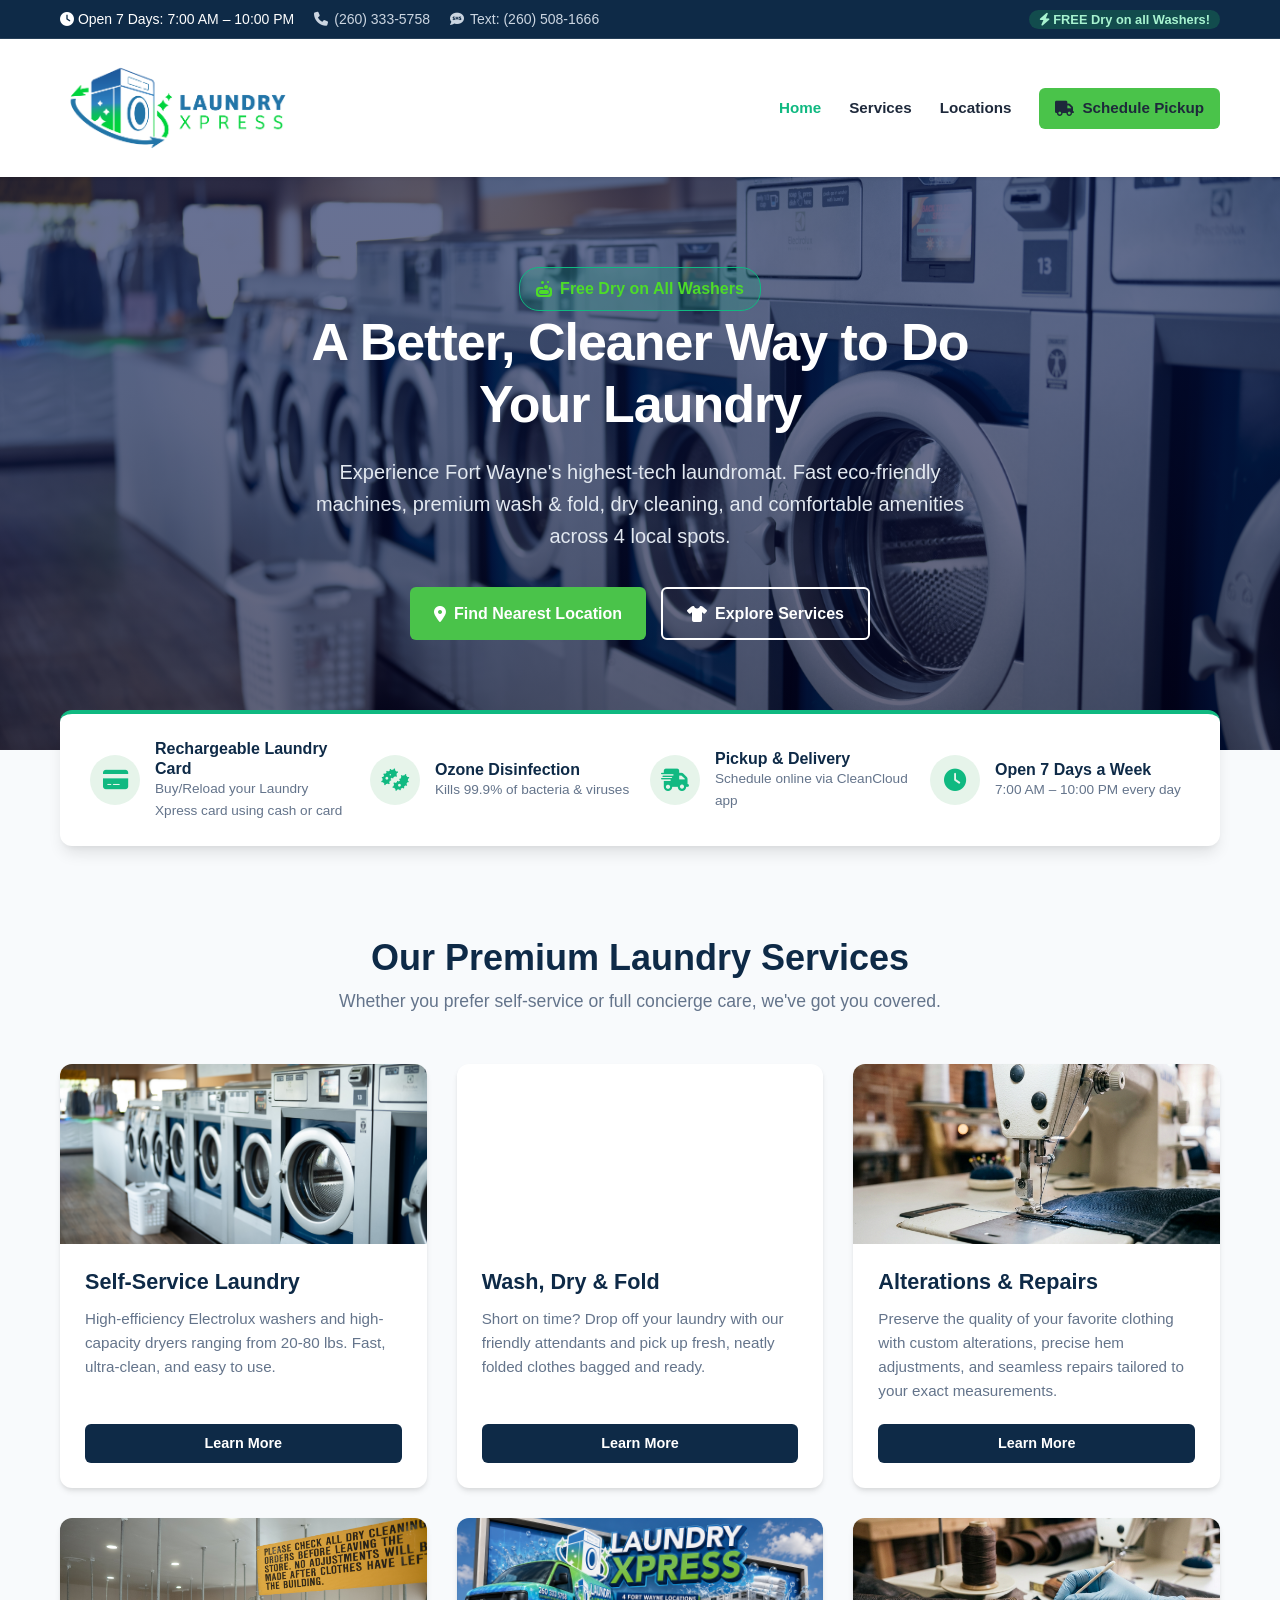
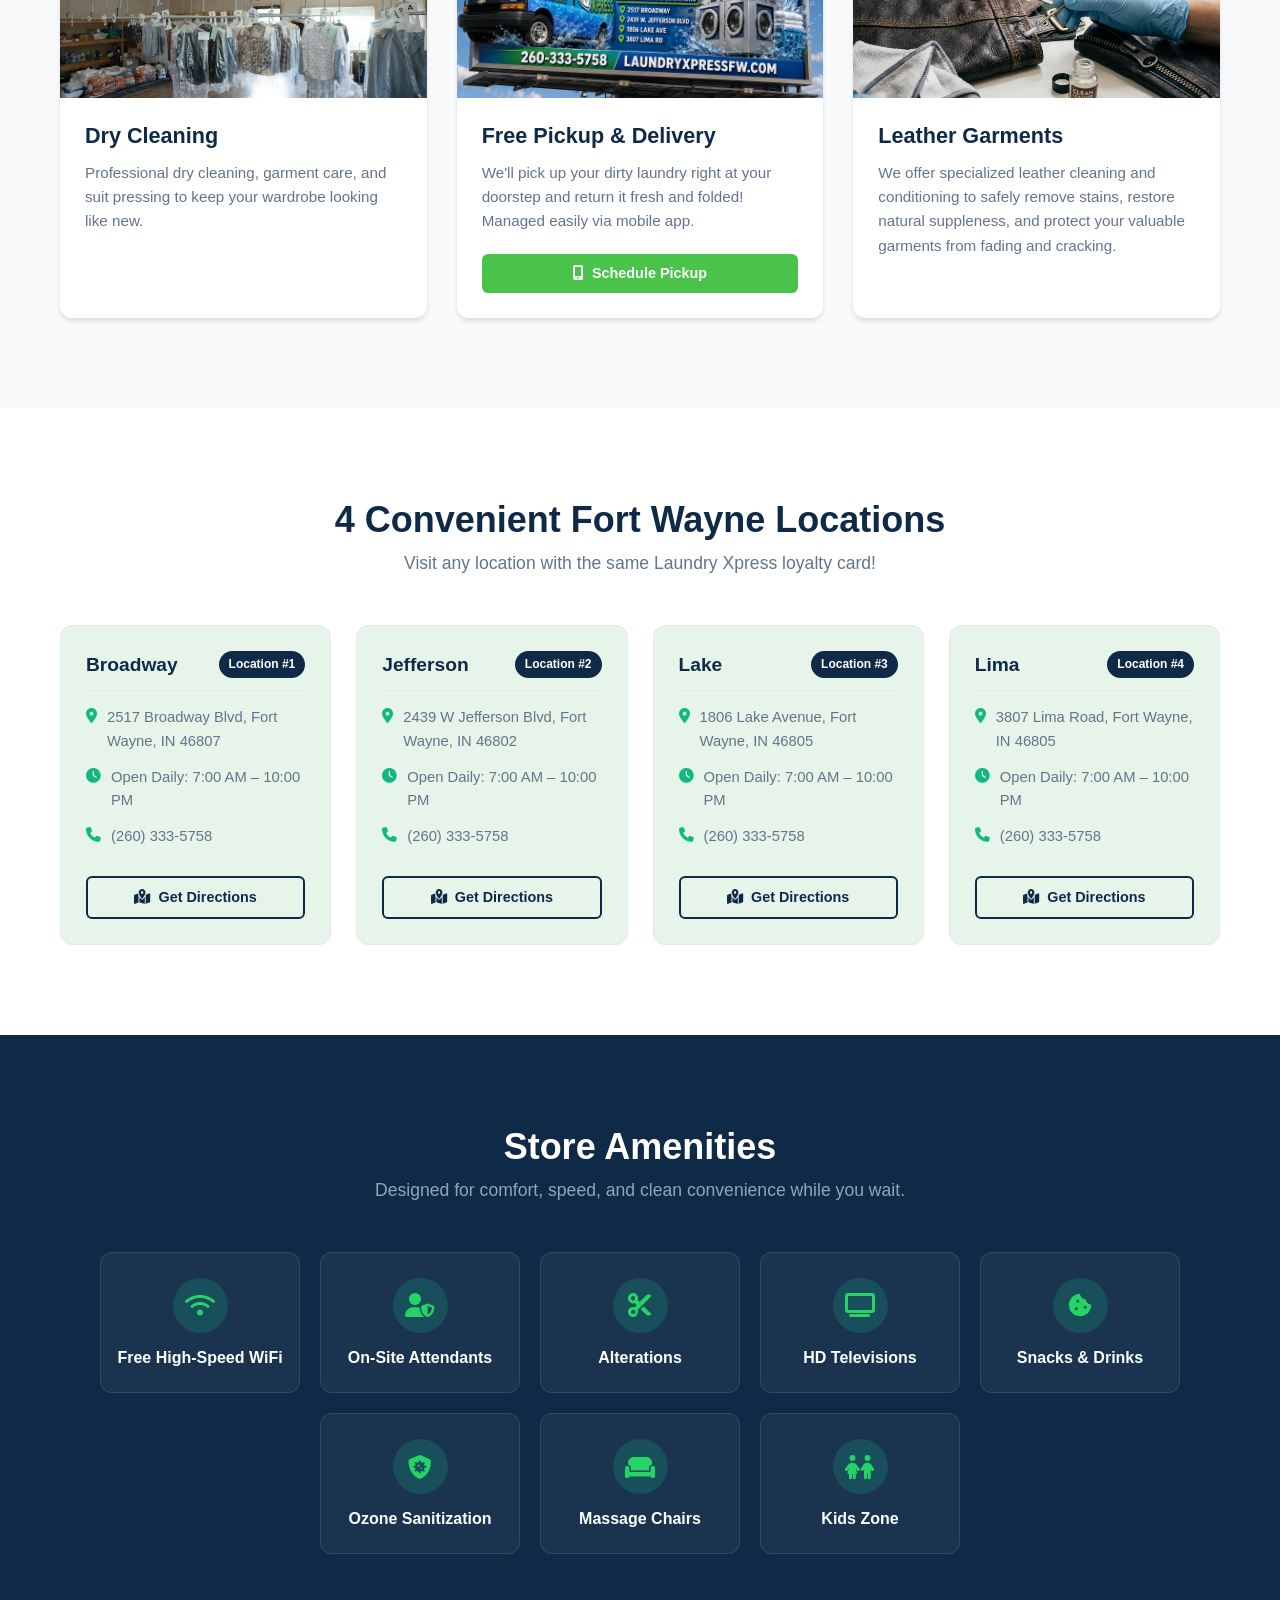
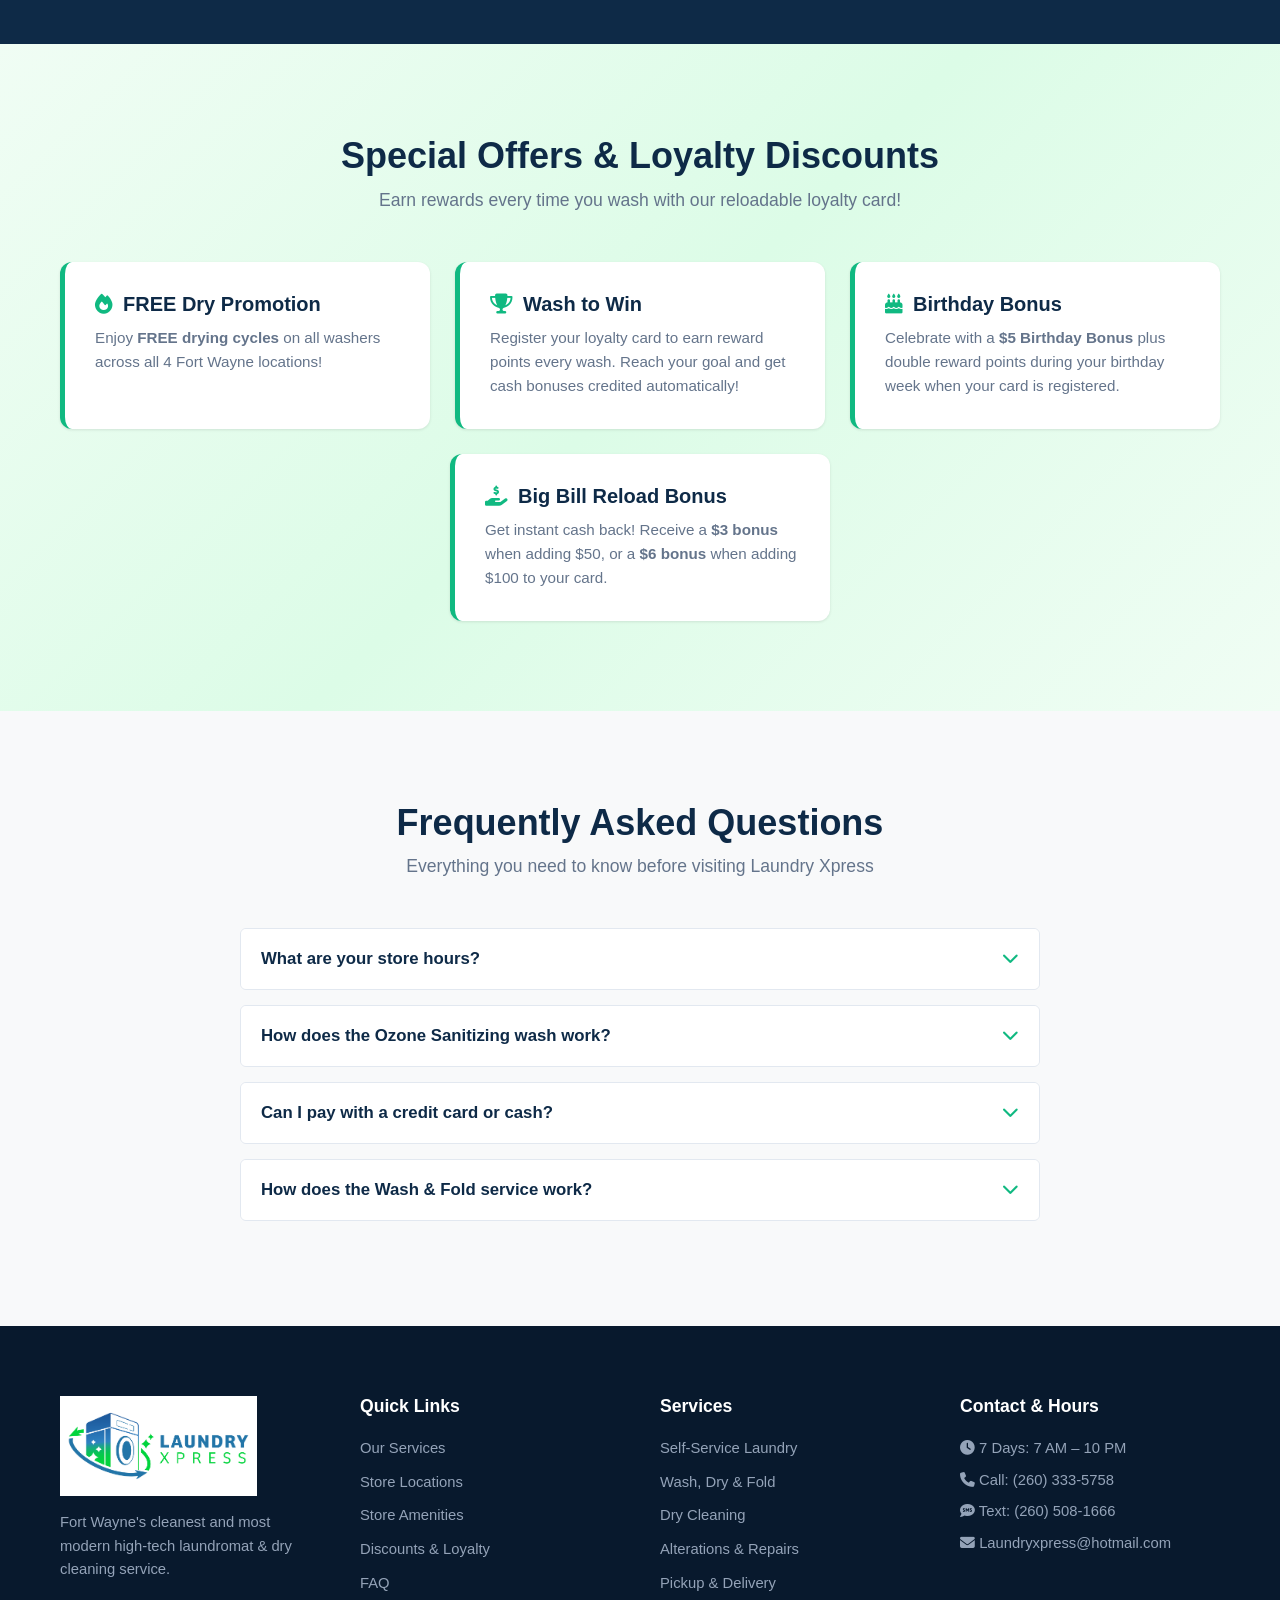
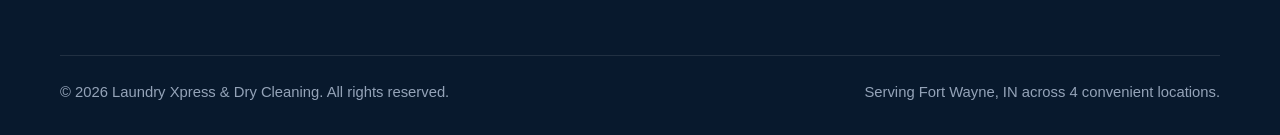
<file: index.html>
<!DOCTYPE html>
<html lang="en">
<head>
  <meta charset="UTF-8">
  <meta name="viewport" content="width=device-width, initial-scale=1.0">
  <title>Laundry Xpress & Dry Cleaning | Fort Wayne, IN</title>
  <meta name="description" content="Fort Wayne's cleanest, modern, and high-tech laundromat. 4 locations with Ozone sanitization, wash & fold, dry cleaning, free WiFi, and loyalty rewards.">
  <link rel="stylesheet" href="css/style.css">
  <!-- Font Awesome Icons -->
  <link rel="stylesheet" href="https://cdnjs.cloudflare.com/ajax/libs/font-awesome/6.4.0/css/all.min.css">
</head>
<body>

  <!-- Top Announcement Bar -->
  <div class="top-bar">
    <div class="container top-bar-content">
      <div class="top-bar-info">
        <span><i class="fa-solid fa-clock"></i> Open 7 Days: 7:00 AM – 10:00 PM</span>
        <a href="tel:2603335758"><i class="fa-solid fa-phone"></i> (260) 333-5758</a>
        <a href="sms:2605081666"><i class="fa-solid fa-comment-sms"></i> Text: (260) 508-1666</a>
      </div>
      <div>
        <span class="top-bar-promo"><i class="fa-solid fa-bolt"></i> FREE Dry on all Washers!</span>
      </div>
    </div>
  </div>

  <!-- Header / Navigation -->
  <header class="site-header">
    <div class="container nav-container">
      <a href="index.html" class="logo-wrapper">
        <img src="images/logo.png" alt="Laundry Xpress Logo" class="site-logo">
      </a>
      
      <button class="mobile-menu-btn" aria-label="Toggle navigation">
        <i class="fa-solid fa-bars"></i>
      </button>

      <nav class="nav-links">
        <a href="index.html" class="active">Home</a>
        <a href="#services">Services</a>
        <a href="#locations">Locations</a>
        <a href="https://cleancloudapp.com/s3/26136#/" target="_blank" rel="noopener noreferrer" class="btn btn-primary btn-sm"><i class="fa-solid fa-truck"></i> Schedule Pickup</a>
      </nav>
    </div>
  </header>

  <!-- Hero Section -->
  <section class="hero">
    <div class="container hero-content">
      <span class="hero-badge"><i class="fa-solid fa-soap"></i> Free Dry on All Washers</span>
      <h1>A Better, Cleaner Way to Do Your Laundry</h1>
      <p>Experience Fort Wayne's highest-tech laundromat. Fast eco-friendly machines, premium wash & fold, dry cleaning, and comfortable amenities across 4 local spots.</p>
      <div class="hero-buttons">
        <a href="#locations" class="btn btn-primary"><i class="fa-solid fa-location-dot"></i> Find Nearest Location</a>
        <a href="#services" class="btn btn-outline" style="color: white; border-color: white;"><i class="fa-solid fa-shirt"></i> Explore Services</a>
      </div>
    </div>
  </section>

  <!-- Highlights Ribbon -->
  <div class="container">
    <div class="highlights-ribbon">
      <div class="highlight-item">
        <div class="highlight-icon"><i class="fa-solid fa-credit-card"></i></div>
        <div class="highlight-text">
          <h4>Rechargeable Laundry Card</h4>
          <p>Buy/Reload your Laundry Xpress card using cash or card</p>
        </div>
      </div>
      <div class="highlight-item">
        <div class="highlight-icon"><i class="fa-solid fa-bacteria"></i></div>
        <div class="highlight-text">
          <h4>Ozone Disinfection</h4>
          <p>Kills 99.9% of bacteria & viruses</p>
        </div>
      </div>
      <div class="highlight-item">
        <div class="highlight-icon"><i class="fa-solid fa-truck-fast"></i></div>
        <div class="highlight-text">
          <h4>Pickup & Delivery</h4>
          <p>Schedule online via CleanCloud app</p>
        </div>
      </div>
      <div class="highlight-item">
        <div class="highlight-icon"><i class="fa-solid fa-clock"></i></div>
        <div class="highlight-text">
          <h4>Open 7 Days a Week</h4>
          <p>7:00 AM – 10:00 PM every day</p>
        </div>
      </div>
    </div>
  </div>

  <!-- Services Section -->
  <section id="services" class="services-section">
    <div class="container">
      <h2 class="section-title">Our Premium Laundry Services</h2>
      <p class="section-subtitle">Whether you prefer self-service or full concierge care, we've got you covered.</p>
      
      <div class="services-grid">
        <div class="service-card">
          <div class="service-img" style="background-image: url('images/backgroundHome.jpg');"></div>
          <div class="service-card-content">
            <h3>Self-Service Laundry</h3>
            <p>High-efficiency Electrolux washers and high-capacity dryers ranging from 20-80 lbs. Fast, ultra-clean, and easy to use.</p>
            <a href="self-service.html" class="btn btn-navy btn-sm">Learn More</a>
          </div>
        </div>

        <div class="service-card">
          <div class="service-img" style="background-image: url('https://images.unsplash.com/photo-1582735689369-4fe89db7114c?auto=format&fit=crop&w=600&q=80');"></div>
          <div class="service-card-content">
            <h3>Wash, Dry & Fold</h3>
            <p>Short on time? Drop off your laundry with our friendly attendants and pick up fresh, neatly folded clothes bagged and ready.</p>
            <a href="wash-dry-fold.html" class="btn btn-navy btn-sm">Learn More</a>
          </div>
        </div>

        <div class="service-card">
          <div class="service-img" style="background-image: url('images/alterations.jpeg');"></div>
          <div class="service-card-content">
            <h3>Alterations & Repairs</h3>
            <p>Preserve the quality of your favorite clothing with custom alterations, precise hem adjustments, and seamless repairs tailored to your exact measurements.</p>
            <a href="dry-cleaning-alterations.html" class="btn btn-navy btn-sm">Learn More</a>
          </div>
        </div>

        <div class="service-card">
          <div class="service-img" style="background-image: url('images/dryCleaningMain.jpg');"></div>
          <div class="service-card-content">
            <h3>Dry Cleaning</h3>
            <p>Professional dry cleaning, garment care, and suit pressing to keep your wardrobe looking like new.</p>
          </div>
        </div>

        <div class="service-card">
          <div class="service-img" style="background-image: url('images/pickup-delivery.png');"></div>
          <div class="service-card-content">
            <h3>Free Pickup & Delivery</h3>
            <p>We'll pick up your dirty laundry right at your doorstep and return it fresh and folded! Managed easily via mobile app.</p>
            <a href="https://cleancloudapp.com/s3/26136#/" target="_blank" rel="noopener noreferrer" class="btn btn-primary btn-sm"><i class="fa-solid fa-mobile-screen"></i> Schedule Pickup</a>
          </div>
        </div>

        <div class="service-card">
          <div class="service-img" style="background-image: url('images/leatherGarments.jpeg');"></div>
          <div class="service-card-content">
            <h3>Leather Garments</h3>
            <p>We offer specialized leather cleaning and conditioning to safely remove stains, restore natural suppleness, and protect your valuable garments from fading and cracking.</p>
          </div>
        </div>

      </div>
    </div>
  </section>

  <!-- Locations Section -->
  <section id="locations" class="locations-section">
    <div class="container">
      <h2 class="section-title">4 Convenient Fort Wayne Locations</h2>
      <p class="section-subtitle">Visit any location with the same Laundry Xpress loyalty card!</p>

      <div class="locations-grid">
        <!-- Location 1 -->
        <div class="location-card">
          <div class="location-header">
            <h3>Broadway</h3>
            <span class="location-badge">Location #1</span>
          </div>
          <div class="location-detail">
            <i class="fa-solid fa-location-dot"></i>
            <span>2517 Broadway Blvd, Fort Wayne, IN 46807</span>
          </div>
          <div class="location-detail">
            <i class="fa-solid fa-clock"></i>
            <span>Open Daily: 7:00 AM – 10:00 PM</span>
          </div>
          <div class="location-detail">
            <i class="fa-solid fa-phone"></i>
            <span>(260) 333-5758</span>
          </div>
          <div class="location-actions">
            <a href="https://maps.google.com/?q=2517+Broadway+Blvd+Fort+Wayne+IN+46807" target="_blank" class="btn btn-outline btn-sm" style="width: 100%;"><i class="fa-solid fa-map-location-dot"></i> Get Directions</a>
          </div>
        </div>

        <!-- Location 2 -->
        <div class="location-card">
          <div class="location-header">
            <h3>Jefferson</h3>
            <span class="location-badge">Location #2</span>
          </div>
          <div class="location-detail">
            <i class="fa-solid fa-location-dot"></i>
            <span>2439 W Jefferson Blvd, Fort Wayne, IN 46802</span>
          </div>
          <div class="location-detail">
            <i class="fa-solid fa-clock"></i>
            <span>Open Daily: 7:00 AM – 10:00 PM</span>
          </div>
          <div class="location-detail">
            <i class="fa-solid fa-phone"></i>
            <span>(260) 333-5758</span>
          </div>
          <div class="location-actions">
            <a href="https://maps.google.com/?q=2439+W+Jefferson+Blvd+Fort+Wayne+IN+46802" target="_blank" class="btn btn-outline btn-sm" style="width: 100%;"><i class="fa-solid fa-map-location-dot"></i> Get Directions</a>
          </div>
        </div>

        <!-- Location 3 -->
        <div class="location-card">
          <div class="location-header">
            <h3>Lake</h3>
            <span class="location-badge">Location #3</span>
          </div>
          <div class="location-detail">
            <i class="fa-solid fa-location-dot"></i>
            <span>1806 Lake Avenue, Fort Wayne, IN 46805</span>
          </div>
          <div class="location-detail">
            <i class="fa-solid fa-clock"></i>
            <span>Open Daily: 7:00 AM – 10:00 PM</span>
          </div>
          <div class="location-detail">
            <i class="fa-solid fa-phone"></i>
            <span>(260) 333-5758</span>
          </div>
          <div class="location-actions">
            <a href="https://maps.google.com/?q=1806+Lake+Avenue+Fort+Wayne+IN+46805" target="_blank" class="btn btn-outline btn-sm" style="width: 100%;"><i class="fa-solid fa-map-location-dot"></i> Get Directions</a>
          </div>
        </div>

        <!-- Location 4 -->
        <div class="location-card">
          <div class="location-header">
            <h3>Lima</h3>
            <span class="location-badge">Location #4</span>
          </div>
          <div class="location-detail">
            <i class="fa-solid fa-location-dot"></i>
            <span>3807 Lima Road, Fort Wayne, IN 46805</span>
          </div>
          <div class="location-detail">
            <i class="fa-solid fa-clock"></i>
            <span>Open Daily: 7:00 AM – 10:00 PM</span>
          </div>
          <div class="location-detail">
            <i class="fa-solid fa-phone"></i>
            <span>(260) 333-5758</span>
          </div>
          <div class="location-actions">
            <a href="https://maps.google.com/?q=3807+Lima+Road+Fort+Wayne+IN+46805" target="_blank" class="btn btn-outline btn-sm" style="width: 100%;"><i class="fa-solid fa-map-location-dot"></i> Get Directions</a>
          </div>
        </div>
      </div>
    </div>
  </section>

  <!-- Amenities Section -->
  <section id="amenities" class="amenities-section">
    <div class="container">
      <h2 class="section-title">Store Amenities</h2>
      <p class="section-subtitle">Designed for comfort, speed, and clean convenience while you wait.</p>

      <div class="amenities-grid">
        <div class="amenity-card">
          <div class="amenity-icon"><i class="fa-solid fa-wifi"></i></div>
          <h4>Free High-Speed WiFi</h4>
        </div>
        <div class="amenity-card">
          <div class="amenity-icon"><i class="fa-solid fa-user-shield"></i></div>
          <h4>On-Site Attendants</h4>
        </div>
        <div class="amenity-card">
          <div class="amenity-icon"><i class="fa-solid fa-scissors"></i></div>
          <h4>Alterations</h4>
        </div>
        <div class="amenity-card">
          <div class="amenity-icon"><i class="fa-solid fa-tv"></i></div>
          <h4>HD Televisions</h4>
        </div>
        <div class="amenity-card">
          <div class="amenity-icon"><i class="fa-solid fa-cookie-bite"></i></div>
          <h4>Snacks & Drinks</h4>
        </div>
        <div class="amenity-card">
          <div class="amenity-icon"><i class="fa-solid fa-shield-virus"></i></div>
          <h4>Ozone Sanitization</h4>
        </div>
        <div class="amenity-card">
          <div class="amenity-icon"><i class="fa-solid fa-couch"></i></div>
          <h4>Massage Chairs</h4>
        </div>
        <div class="amenity-card">
          <div class="amenity-icon"><i class="fa-solid fa-children"></i></div>
          <h4>Kids Zone</h4>
        </div>
      </div>
    </div>
  </section>

  <!-- Promotions & Loyalty Section -->
  <section id="promotions" class="promo-section">
    <div class="container">
      <h2 class="section-title">Special Offers & Loyalty Discounts</h2>
      <p class="section-subtitle">Earn rewards every time you wash with our reloadable loyalty card!</p>

      <div class="promo-grid">
        <div class="promo-card">
          <h3><i class="fa-solid fa-fire"></i> FREE Dry Promotion</h3>
          <p>Enjoy <strong>FREE drying cycles</strong> on all washers across all 4 Fort Wayne locations!</p>
        </div>

        <div class="promo-card">
          <h3><i class="fa-solid fa-trophy"></i> Wash to Win</h3>
          <p>Register your loyalty card to earn reward points every wash. Reach your goal and get cash bonuses credited automatically!</p>
        </div>

        <div class="promo-card">
          <h3><i class="fa-solid fa-cake-candles"></i> Birthday Bonus</h3>
          <p>Celebrate with a <strong>$5 Birthday Bonus</strong> plus double reward points during your birthday week when your card is registered.</p>
        </div>

        <div class="promo-card">
          <h3><i class="fa-solid fa-hand-holding-dollar"></i> Big Bill Reload Bonus</h3>
          <p>Get instant cash back! Receive a <strong>$3 bonus</strong> when adding $50, or a <strong>$6 bonus</strong> when adding $100 to your card.</p>
        </div>
      </div>
    </div>
  </section>

  
  <!-- FAQ Section -->
  <section id="faq" class="faq-section">
    <div class="container">
      <h2 class="section-title">Frequently Asked Questions</h2>
      <p class="section-subtitle">Everything you need to know before visiting Laundry Xpress</p>

      <div class="faq-container">
        <div class="faq-item">
          <button class="faq-question">
            <span>What are your store hours?</span>
            <i class="fa-solid fa-chevron-down"></i>
          </button>
          <div class="faq-answer">
            <p>All four of our Fort Wayne locations are open 7 days a week from 7:00 AM to 10:00 PM. Last wash recommended start time is 9 PM.</p>
          </div>
        </div>

        <div class="faq-item">
          <button class="faq-question">
            <span>How does the Ozone Sanitizing wash work?</span>
            <i class="fa-solid fa-chevron-down"></i>
          </button>
          <div class="faq-answer">
            <p>Our Ozone system combines oxygen and electricity in cold water to eliminate 99.9% of bacteria, viruses, and odors. It makes clothes softer, reduces drying time, and is 100% eco-friendly with zero harsh chemical residue!</p>
          </div>
        </div>

        <div class="faq-item">
          <button class="faq-question">
            <span>Can I pay with a credit card or cash?</span>
            <i class="fa-solid fa-chevron-down"></i>
          </button>
          <div class="faq-answer">
            <p>Yes! You can use cash or credit/debit cards at our Kiosk to load money onto our Laundry Xpress loyalty card. You can use the same card across all of our locations. </p>
          </div>
        </div>

        <div class="faq-item">
          <button class="faq-question">
            <span>How does the Wash & Fold service work?</span>
            <i class="fa-solid fa-chevron-down"></i>
          </button>
          <div class="faq-answer">
            <p>Simply bring your laundry in and leave it with our friendly attendant. We weigh it, wash it, dry it, fold it neatly, and text you when it's ready for pickup! Same-day service available.</p>
          </div>
        </div>
      </div>
    </div>
  </section>

  <!-- Footer -->
  <footer class="site-footer">
    <div class="container">
      <div class="footer-grid">
        <div class="footer-col">
          <div class="logo-wrapper" style="margin-bottom: 15px;">
            <img src="images/logo.png" alt="Laundry Xpress Logo" style="height: 100px; width: auto; display: block;">
          </div>
          <p>Fort Wayne's cleanest and most modern high-tech laundromat & dry cleaning service.</p>
        </div>

        <div class="footer-col">
          <h4>Quick Links</h4>
          <ul>
            <li><a href="#services">Our Services</a></li>
            <li><a href="#locations">Store Locations</a></li>
            <li><a href="#amenities">Store Amenities</a></li>
            <li><a href="#promotions">Discounts & Loyalty</a></li>
            <li><a href="#faq">FAQ</a></li>
          </ul>
        </div>

        <div class="footer-col">
          <h4>Services</h4>
          <ul>
            <li><a href="#services">Self-Service Laundry</a></li>
            <li><a href="#services">Wash, Dry & Fold</a></li>
            <li><a href="#services">Dry Cleaning</a></li>
            <li><a href="#services">Alterations & Repairs</a></li>
            <li><a href="#services">Pickup & Delivery</a></li>
          </ul>
        </div>

        <div class="footer-col">
          <h4>Contact & Hours</h4>
          <p><i class="fa-solid fa-clock"></i> 7 Days: 7 AM – 10 PM</p>
          <p style="margin-top: 8px;"><i class="fa-solid fa-phone"></i> Call: <a href="tel:+12603335758">(260) 333-5758</a></p>
          <p style="margin-top: 8px;"><i class="fa-solid fa-comment-sms"></i> Text: <a href="sms:+12605081666">(260) 508-1666</a></p>
          <p style="margin-top: 8px;"><i class="fa-solid fa-envelope"></i> <a href="mailto:Laundryxpress@hotmail.com">Laundryxpress@hotmail.com</a></p>
        </div>
      </div>

      <div class="footer-bottom">
        <p>&copy; 2026 Laundry Xpress & Dry Cleaning. All rights reserved.</p>
        <p>Serving Fort Wayne, IN across 4 convenient locations.</p>
      </div>
    </div>
  </footer>

  <script src="js/main.js"></script>
</body>
</html>
</file>
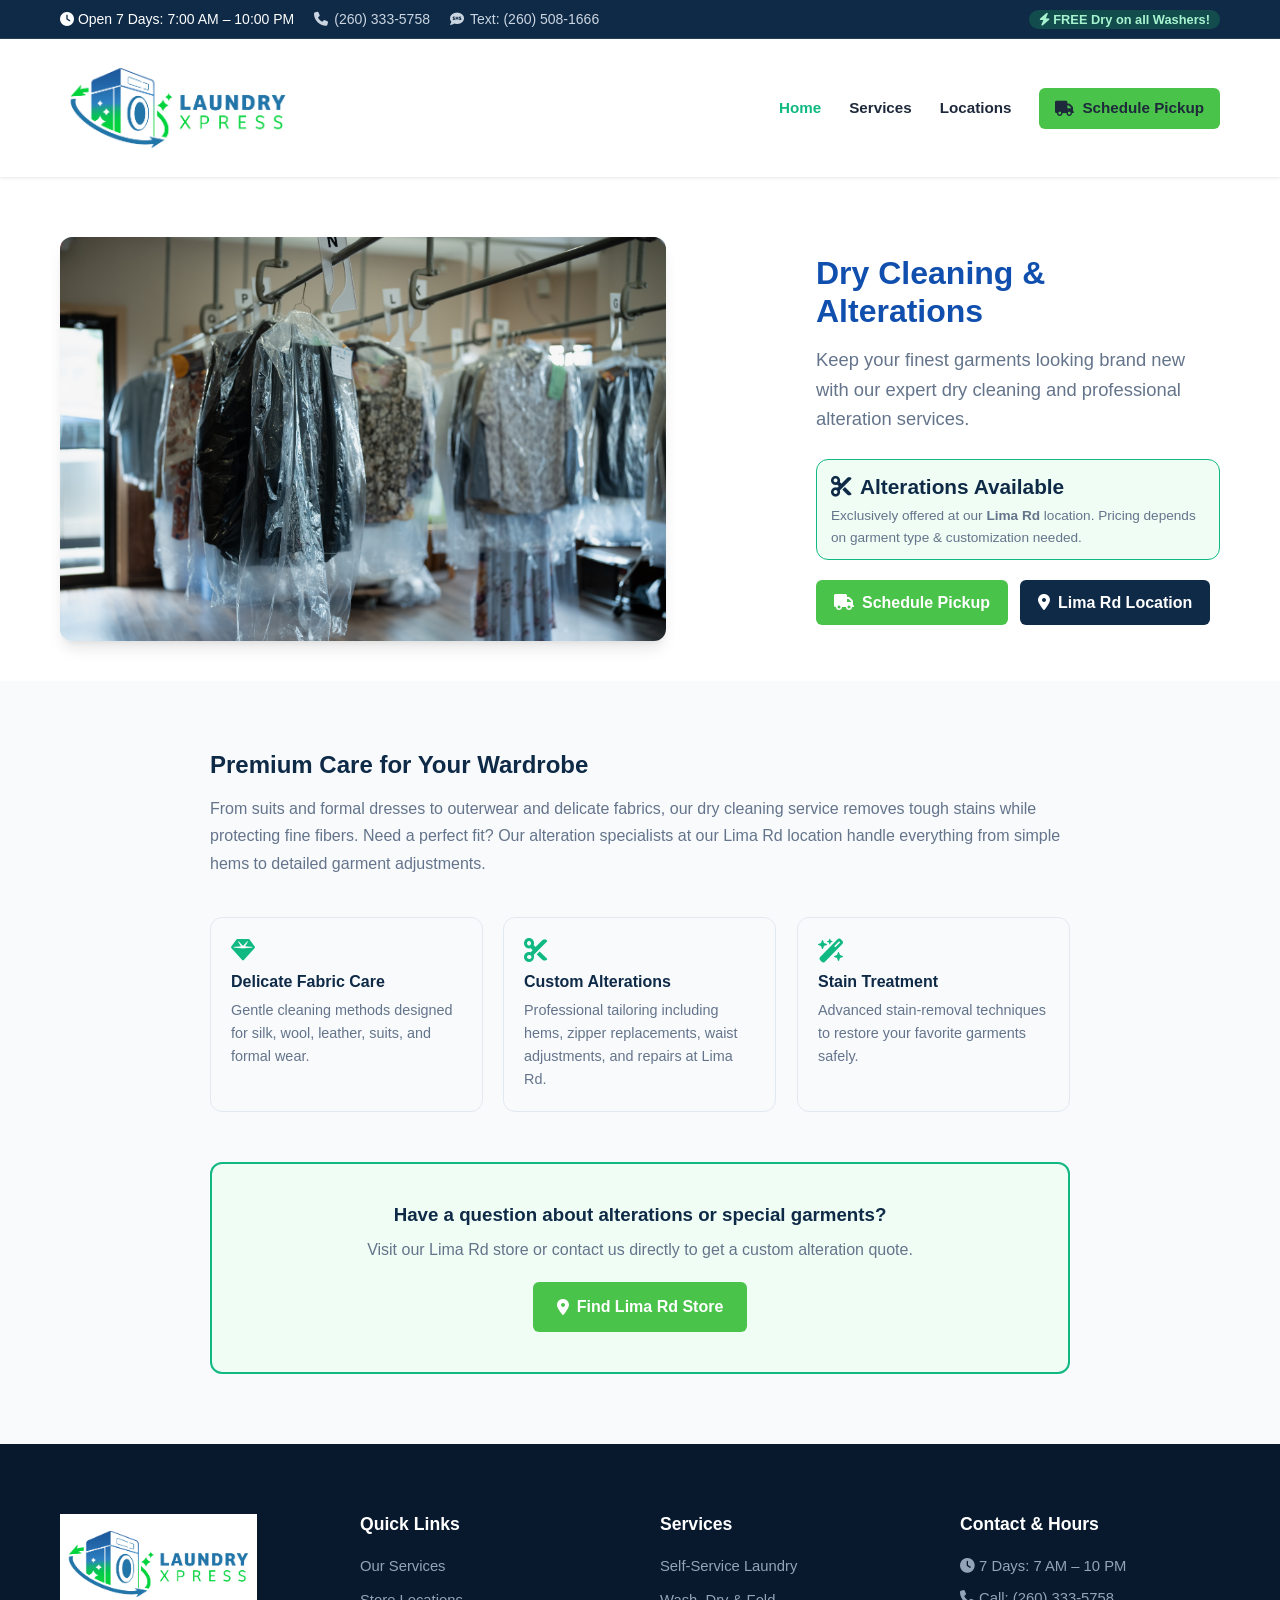
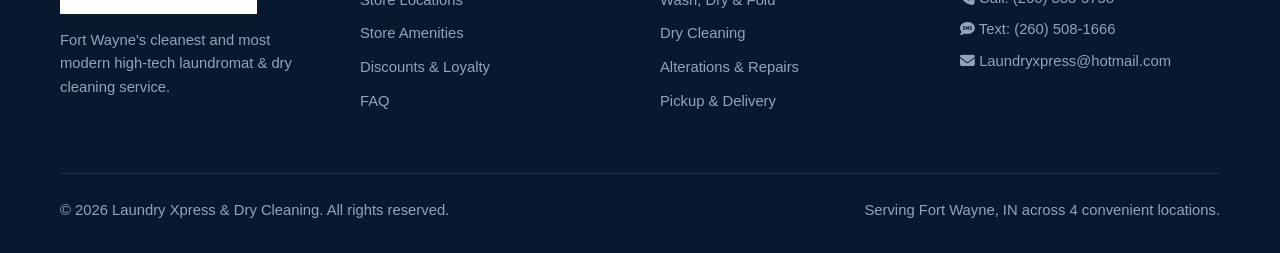
<file: dry-cleaning-alterations.html>
<!DOCTYPE html>
<html lang="en">
<head>
  <meta charset="UTF-8">
  <meta name="viewport" content="width=device-width, initial-scale=1.0">
  <title>Dry Cleaning & Alterations - Laundry Xpress</title>
  <link rel="stylesheet" href="css/style.css">
  <link rel="stylesheet" href="https://cdnjs.cloudflare.com/ajax/libs/font-awesome/6.4.0/css/all.min.css">
</head>
<body>

<!-- Top Announcement Bar -->
  <div class="top-bar">
    <div class="container top-bar-content">
      <div class="top-bar-info">
        <span><i class="fa-solid fa-clock"></i> Open 7 Days: 7:00 AM – 10:00 PM</span>
        <a href="tel:2603335758"><i class="fa-solid fa-phone"></i> (260) 333-5758</a>
        <a href="sms:2605081666"><i class="fa-solid fa-comment-sms"></i> Text: (260) 508-1666</a>
      </div>
      <div>
        <span class="top-bar-promo"><i class="fa-solid fa-bolt"></i> FREE Dry on all Washers!</span>
      </div>
    </div>
  </div>

<!-- Navigation -->
  <header class="site-header static-header">
    <div class="container nav-container">
      <a href="index.html" class="logo-wrapper">
        <img src="images/logo.png" alt="Laundry Xpress Logo" class="site-logo">
      </a>
      
      <button class="mobile-menu-btn" aria-label="Toggle navigation">
        <i class="fa-solid fa-bars"></i>
      </button>

      <nav class="nav-links">
        <a href="index.html" class="active">Home</a>
        <a href="#services">Services</a>
        <a href="#locations">Locations</a>
        <a href="https://cleancloudapp.com/s3/26136#/" target="_blank" rel="noopener noreferrer" class="btn btn-primary btn-sm"><i class="fa-solid fa-truck"></i> Schedule Pickup</a>
      </nav>
    </div>
  </header>

  <!-- Two-Column Service Hero Banner -->
  <section class="service-hero-split">
    <div class="container split-hero-container">
      
      <!-- Left Side: Image -->
      <div class="split-hero-image">
        <img src="images/dry-cleaning.jpg" alt="Dry Cleaning and Tailoring Services">
      </div>

      <!-- Right Side: Content -->
      <div class="split-hero-content">
        <h1>Dry Cleaning & Alterations</h1>
        <p>Keep your finest garments looking brand new with our expert dry cleaning and professional alteration services.</p>
        
        <!-- Info Badge for Alterations -->
        <div class="pricing-card info-card-highlight">
          <span class="price-amount" style="font-size: 1.3rem;"><i class="fa-solid fa-scissors"></i> Alterations Available</span>
          <p class="price-note">Exclusively offered at our <strong>Lima Rd</strong> location. Pricing depends on garment type & customization needed.</p>
        </div>

        <div class="hero-cta-buttons">
          <a href="https://cleancloudapp.com/s3/26136#/" target="_blank" rel="noopener noreferrer" class="btn btn-primary"><i class="fa-solid fa-truck"></i> Schedule Pickup</a>
          <a href="index.html#locations" class="btn btn-navy"><i class="fa-solid fa-location-dot"></i> Lima Rd Location</a>
        </div>
      </div>

    </div>
  </section>

  <!-- Service Details Section -->
  <section class="service-details-section">
    <div class="container service-details-container">
      
      <div class="service-intro">
        <h2>Premium Care for Your Wardrobe</h2>
        <p>
          From suits and formal dresses to outerwear and delicate fabrics, our dry cleaning service removes tough stains while protecting fine fibers. Need a perfect fit? Our alteration specialists at our Lima Rd location handle everything from simple hems to detailed garment adjustments.
        </p>
      </div>

      <!-- Feature Grid -->
      <div class="service-features-grid">
        <div class="feature-card">
          <i class="fa-solid fa-gem"></i>
          <h4>Delicate Fabric Care</h4>
          <p>Gentle cleaning methods designed for silk, wool, leather, suits, and formal wear.</p>
        </div>

        <div class="feature-card">
          <i class="fa-solid fa-scissors"></i>
          <h4>Custom Alterations</h4>
          <p>Professional tailoring including hems, zipper replacements, waist adjustments, and repairs at Lima Rd.</p>
        </div>

        <div class="feature-card">
          <i class="fa-solid fa-wand-magic-sparkles"></i>
          <h4>Stain Treatment</h4>
          <p>Advanced stain-removal techniques to restore your favorite garments safely.</p>
        </div>
      </div>

      <!-- Call to Action Box -->
      <div class="service-cta-box">
        <h3>Have a question about alterations or special garments?</h3>
        <p>Visit our Lima Rd store or contact us directly to get a custom alteration quote.</p>
        <a href="index.html#locations" class="btn btn-primary"><i class="fa-solid fa-location-dot"></i> Find Lima Rd Store</a>
      </div>

    </div>
  </section>

<!-- Footer -->
  <footer class="site-footer">
    <div class="container">
      <div class="footer-grid">
        <div class="footer-col">
          <div class="logo-wrapper" style="margin-bottom: 15px;">
            <img src="images/logo.png" alt="Laundry Xpress Logo" style="height: 100px; width: auto; display: block;">
          </div>
          <p>Fort Wayne's cleanest and most modern high-tech laundromat & dry cleaning service.</p>
        </div>

        <div class="footer-col">
          <h4>Quick Links</h4>
          <ul>
            <li><a href="#services">Our Services</a></li>
            <li><a href="#locations">Store Locations</a></li>
            <li><a href="#amenities">Store Amenities</a></li>
            <li><a href="#promotions">Discounts & Loyalty</a></li>
            <li><a href="#faq">FAQ</a></li>
          </ul>
        </div>

        <div class="footer-col">
          <h4>Services</h4>
          <ul>
            <li><a href="#services">Self-Service Laundry</a></li>
            <li><a href="#services">Wash, Dry & Fold</a></li>
            <li><a href="#services">Dry Cleaning</a></li>
            <li><a href="#services">Alterations & Repairs</a></li>
            <li><a href="#services">Pickup & Delivery</a></li>
          </ul>
        </div>

        <div class="footer-col">
          <h4>Contact & Hours</h4>
          <p><i class="fa-solid fa-clock"></i> 7 Days: 7 AM – 10 PM</p>
          <p style="margin-top: 8px;"><i class="fa-solid fa-phone"></i> Call: <a href="tel:+12603335758">(260) 333-5758</a></p>
          <p style="margin-top: 8px;"><i class="fa-solid fa-comment-sms"></i> Text: <a href="sms:+12605081666">(260) 508-1666</a></p>
          <p style="margin-top: 8px;"><i class="fa-solid fa-envelope"></i> <a href="mailto:Laundryxpress@hotmail.com">Laundryxpress@hotmail.com</a></p>
        </div>
      </div>

      <div class="footer-bottom">
        <p>&copy; 2026 Laundry Xpress & Dry Cleaning. All rights reserved.</p>
        <p>Serving Fort Wayne, IN across 4 convenient locations.</p>
      </div>
    </div>
  </footer>

  <script src="js/main.js"></script>
</body>
</html>
</file>
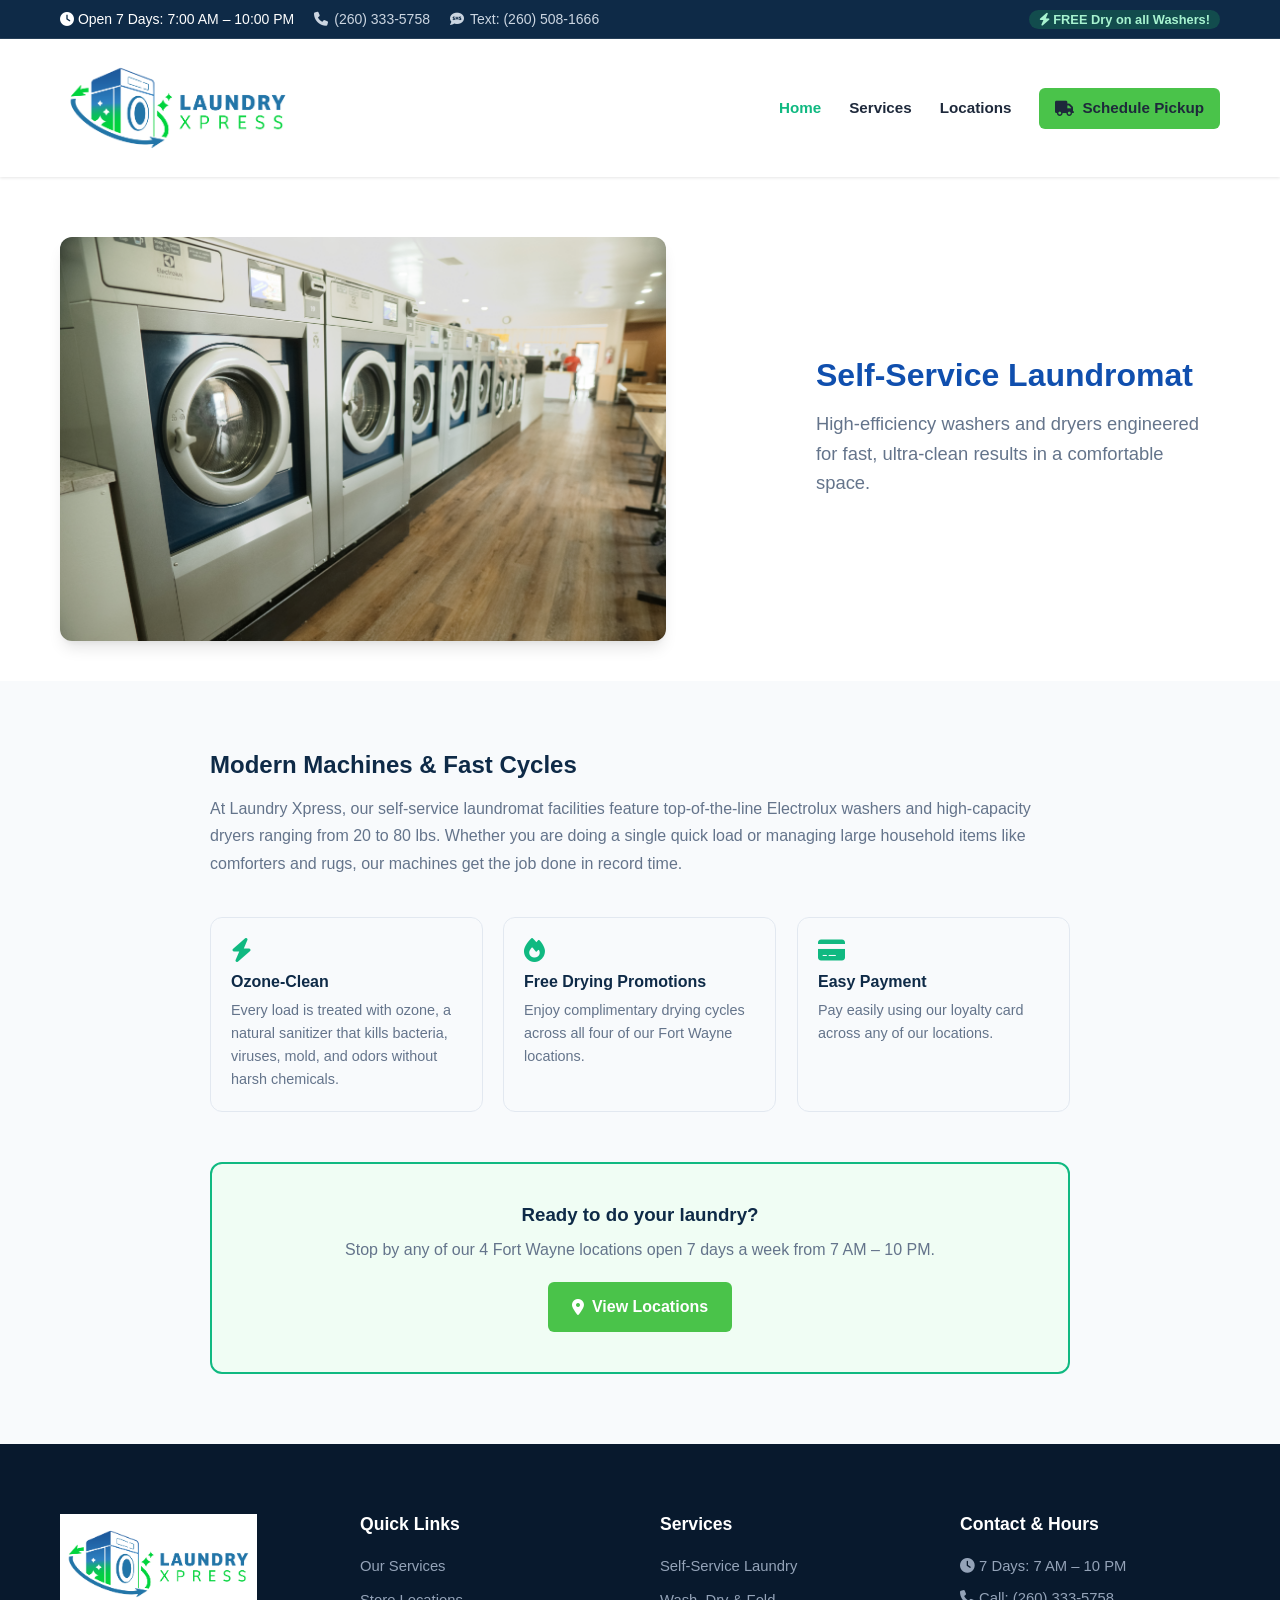
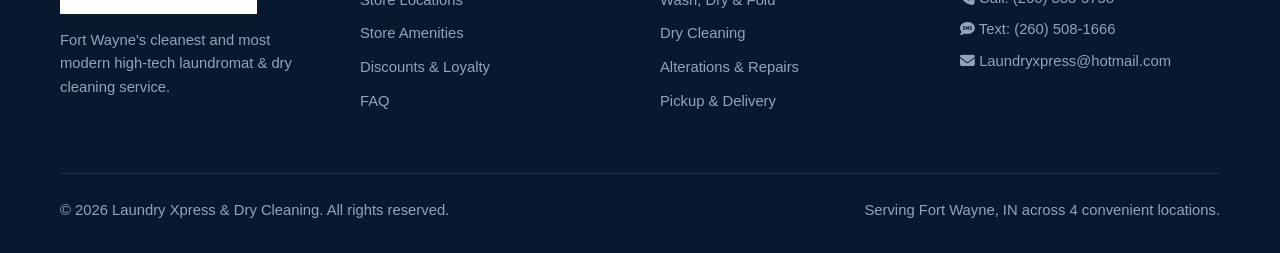
<file: self-service.html>
<!DOCTYPE html>
<html lang="en">
<head>
  <meta charset="UTF-8">
  <meta name="viewport" content="width=device-width, initial-scale=1.0">
  <title>Self-Service Laundromat - Laundry Xpress</title>
  <link rel="stylesheet" href="css/style.css">
  <link rel="stylesheet" href="https://cdnjs.cloudflare.com/ajax/libs/font-awesome/6.4.0/css/all.min.css">
</head>
<body>

  <!-- Top Announcement Bar -->
  <div class="top-bar">
    <div class="container top-bar-content">
      <div class="top-bar-info">
        <span><i class="fa-solid fa-clock"></i> Open 7 Days: 7:00 AM – 10:00 PM</span>
        <a href="tel:2603335758"><i class="fa-solid fa-phone"></i> (260) 333-5758</a>
        <a href="sms:2605081666"><i class="fa-solid fa-comment-sms"></i> Text: (260) 508-1666</a>
      </div>
      <div>
        <span class="top-bar-promo"><i class="fa-solid fa-bolt"></i> FREE Dry on all Washers!</span>
      </div>
    </div>
  </div>

<!-- Navigation -->
  <header class="site-header static-header">
    <div class="container nav-container">
      <a href="index.html" class="logo-wrapper">
        <img src="images/logo.png" alt="Laundry Xpress Logo" class="site-logo">
      </a>
      
      <button class="mobile-menu-btn" aria-label="Toggle navigation">
        <i class="fa-solid fa-bars"></i>
      </button>

      <nav class="nav-links">
        <a href="index.html" class="active">Home</a>
        <a href="#services">Services</a>
        <a href="#locations">Locations</a>
        <a href="https://cleancloudapp.com/s3/26136#/" target="_blank" rel="noopener noreferrer" class="btn btn-primary btn-sm"><i class="fa-solid fa-truck"></i> Schedule Pickup</a>
      </nav>
    </div>
  </header>

<!-- Two-Column Service Hero Banner -->
  <section class="service-hero-split">
    <div class="container split-hero-container">
      <div class="split-hero-image">
        <img src="images/selfService.jpg" alt="Laundry Xpress self-service machines">
      </div>

      <!-- Right Side: Content -->
      <div class="split-hero-content">
        <h1>Self-Service Laundromat</h1>
        <p>High-efficiency washers and dryers engineered for fast, ultra-clean results in a comfortable space.</p>
      </div>
    </div>
  </section>

  <!-- Main Content Area -->
  <section class="service-details-section">
    <div class="container service-details-container">
      
      <div class="service-intro">
        <h2>Modern Machines & Fast Cycles</h2>
        <p>
          At Laundry Xpress, our self-service laundromat facilities feature top-of-the-line Electrolux washers and high-capacity dryers ranging from 20 to 80 lbs. Whether you are doing a single quick load or managing large household items like comforters and rugs, our machines get the job done in record time.
        </p>
      </div>

      <!-- Feature Grid -->
      <div class="service-features-grid">
        <div class="feature-card">
          <i class="fa-solid fa-bolt"></i>
          <h4>Ozone-Clean</h4>
          <p>Every load is treated with ozone, a natural sanitizer that kills bacteria, viruses, mold, and odors without harsh chemicals. </p>
        </div>

        <div class="feature-card">
          <i class="fa-solid fa-fire"></i>
          <h4>Free Drying Promotions</h4>
          <p>Enjoy complimentary drying cycles across all four of our Fort Wayne locations.</p>
        </div>

        <div class="feature-card">
          <i class="fa-solid fa-credit-card"></i>
          <h4>Easy Payment</h4>
          <p>Pay easily using our loyalty card across any of our locations. </p>
        </div>
      </div>

      <!-- Call to Action Box -->
      <div class="service-cta-box">
        <h3>Ready to do your laundry?</h3>
        <p>Stop by any of our 4 Fort Wayne locations open 7 days a week from 7 AM – 10 PM.</p>
        <a href="index.html#locations" class="btn btn-primary"><i class="fa-solid fa-location-dot"></i> View Locations</a>
      </div>

    </div>
  </section>

 <!-- Footer -->
  <footer class="site-footer">
    <div class="container">
      <div class="footer-grid">
        <div class="footer-col">
          <div class="logo-wrapper" style="margin-bottom: 15px;">
            <img src="images/logo.png" alt="Laundry Xpress Logo" style="height: 100px; width: auto; display: block;">
          </div>
          <p>Fort Wayne's cleanest and most modern high-tech laundromat & dry cleaning service.</p>
        </div>

        <div class="footer-col">
          <h4>Quick Links</h4>
          <ul>
            <li><a href="#services">Our Services</a></li>
            <li><a href="#locations">Store Locations</a></li>
            <li><a href="#amenities">Store Amenities</a></li>
            <li><a href="#promotions">Discounts & Loyalty</a></li>
            <li><a href="#faq">FAQ</a></li>
          </ul>
        </div>

        <div class="footer-col">
          <h4>Services</h4>
          <ul>
            <li><a href="#services">Self-Service Laundry</a></li>
            <li><a href="#services">Wash, Dry & Fold</a></li>
            <li><a href="#services">Dry Cleaning</a></li>
            <li><a href="#services">Alterations & Repairs</a></li>
            <li><a href="#services">Pickup & Delivery</a></li>
          </ul>
        </div>

        <div class="footer-col">
          <h4>Contact & Hours</h4>
          <p><i class="fa-solid fa-clock"></i> 7 Days: 7 AM – 10 PM</p>
          <p style="margin-top: 8px;"><i class="fa-solid fa-phone"></i> Call: <a href="tel:+12603335758">(260) 333-5758</a></p>
          <p style="margin-top: 8px;"><i class="fa-solid fa-comment-sms"></i> Text: <a href="sms:+12605081666">(260) 508-1666</a></p>
          <p style="margin-top: 8px;"><i class="fa-solid fa-envelope"></i> <a href="mailto:Laundryxpress@hotmail.com">Laundryxpress@hotmail.com</a></p>
        </div>
      </div>

      <div class="footer-bottom">
        <p>&copy; 2026 Laundry Xpress & Dry Cleaning. All rights reserved.</p>
        <p>Serving Fort Wayne, IN across 4 convenient locations.</p>
      </div>
    </div>
  </footer>

  <script src="js/main.js"></script>
</body>
</html>
</file>
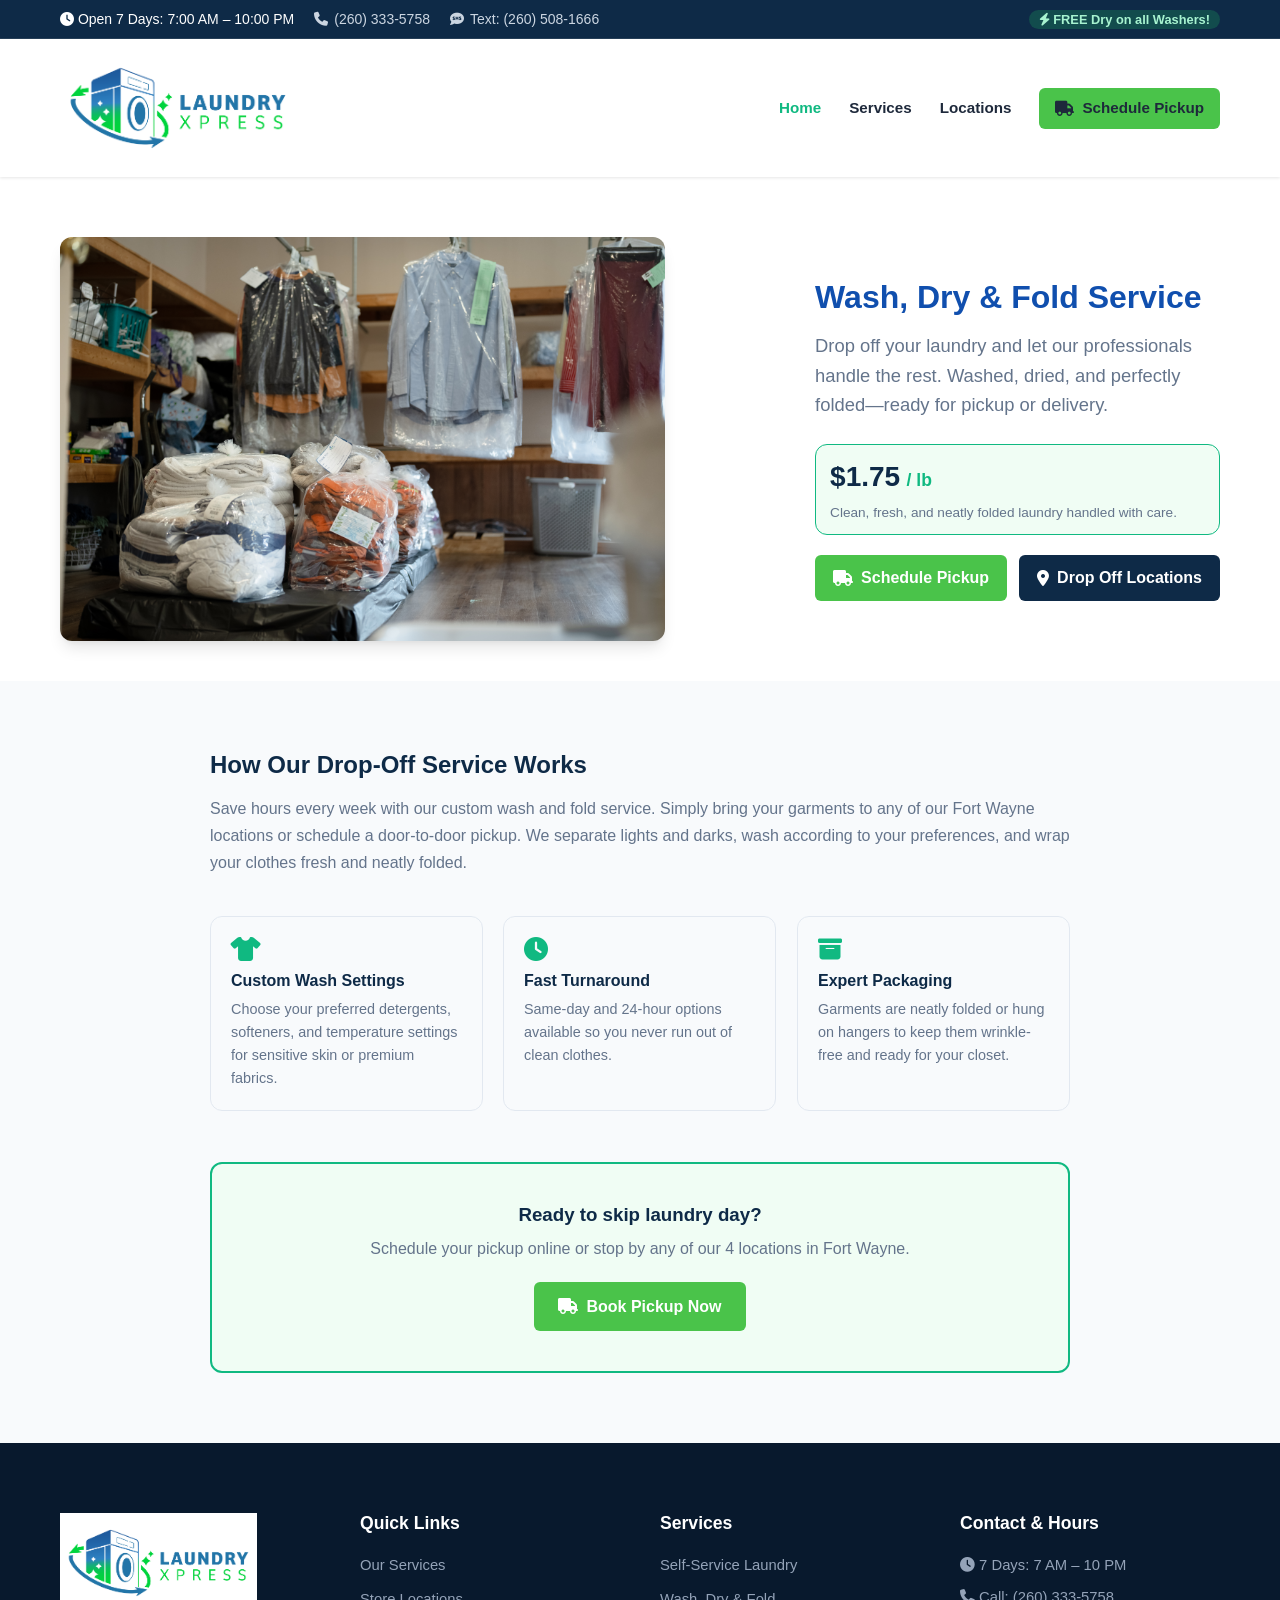
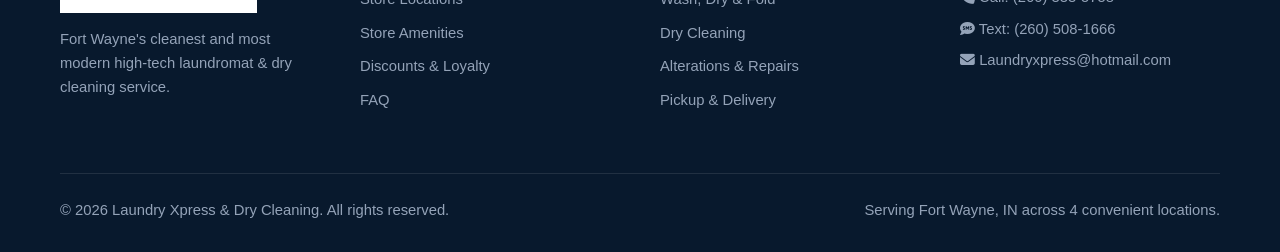
<file: wash-dry-fold.html>
<!DOCTYPE html>
<html lang="en">
<head>
  <meta charset="UTF-8">
  <meta name="viewport" content="width=device-width, initial-scale=1.0">
  <title>Wash, Dry & Fold Service - Laundry Xpress</title>
  <link rel="stylesheet" href="css/style.css">
  <link rel="stylesheet" href="https://cdnjs.cloudflare.com/ajax/libs/font-awesome/6.4.0/css/all.min.css">
</head>
<body>

  <!-- Top Announcement Bar -->
  <div class="top-bar">
    <div class="container top-bar-content">
      <div class="top-bar-info">
        <span><i class="fa-solid fa-clock"></i> Open 7 Days: 7:00 AM – 10:00 PM</span>
        <a href="tel:2603335758"><i class="fa-solid fa-phone"></i> (260) 333-5758</a>
        <a href="sms:2605081666"><i class="fa-solid fa-comment-sms"></i> Text: (260) 508-1666</a>
      </div>
      <div>
        <span class="top-bar-promo"><i class="fa-solid fa-bolt"></i> FREE Dry on all Washers!</span>
      </div>
    </div>
  </div>

<!-- Navigation -->
  <header class="site-header static-header">
    <div class="container nav-container">
      <a href="index.html" class="logo-wrapper">
        <img src="images/logo.png" alt="Laundry Xpress Logo" class="site-logo">
      </a>
      
      <button class="mobile-menu-btn" aria-label="Toggle navigation">
        <i class="fa-solid fa-bars"></i>
      </button>

      <nav class="nav-links">
        <a href="index.html" class="active">Home</a>
        <a href="#services">Services</a>
        <a href="#locations">Locations</a>
        <a href="https://cleancloudapp.com/s3/26136#/" target="_blank" rel="noopener noreferrer" class="btn btn-primary btn-sm"><i class="fa-solid fa-truck"></i> Schedule Pickup</a>
      </nav>
    </div>
  </header>

  <!-- Two-Column Service Hero Banner -->
  <section class="service-hero-split">
    <div class="container split-hero-container">
      
      <!-- Left Side: Image with Entrance Animation -->
      <div class="split-hero-image">
        <img src="images/wash-dry-fold.jpg" alt="Neatly folded clothes wash dry fold service">
      </div>

      <!-- Right Side: Content with Entrance Animation -->
      <div class="split-hero-content">
        <h1>Wash, Dry & Fold Service</h1>
        <p>Drop off your laundry and let our professionals handle the rest. Washed, dried, and perfectly folded—ready for pickup or delivery.</p>
        
        <!-- Pricing Badge -->
        <div class="pricing-card">
          <span class="price-amount">$1.75</span>
          <span class="price-unit">/ lb</span>
          <p class="price-note">Clean, fresh, and neatly folded laundry handled with care.</p>
        </div>

        <div class="hero-cta-buttons">
          <a href="https://cleancloudapp.com/s3/26136#/" target="_blank" rel="noopener noreferrer" class="btn btn-primary"><i class="fa-solid fa-truck"></i> Schedule Pickup</a>
          <a href="index.html#locations" class="btn btn-navy"><i class="fa-solid fa-location-dot"></i> Drop Off Locations</a>
        </div>
      </div>

    </div>
  </section>

  <!-- Service Details Section -->
  <section class="service-details-section">
    <div class="container service-details-container">
      
      <div class="service-intro">
        <h2>How Our Drop-Off Service Works</h2>
        <p>
          Save hours every week with our custom wash and fold service. Simply bring your garments to any of our Fort Wayne locations or schedule a door-to-door pickup. We separate lights and darks, wash according to your preferences, and wrap your clothes fresh and neatly folded.
        </p>
      </div>

      <!-- Feature Grid -->
      <div class="service-features-grid">
        <div class="feature-card">
          <i class="fa-solid fa-shirt"></i>
          <h4>Custom Wash Settings</h4>
          <p>Choose your preferred detergents, softeners, and temperature settings for sensitive skin or premium fabrics.</p>
        </div>

        <div class="feature-card">
          <i class="fa-solid fa-clock"></i>
          <h4>Fast Turnaround</h4>
          <p>Same-day and 24-hour options available so you never run out of clean clothes.</p>
        </div>

        <div class="feature-card">
          <i class="fa-solid fa-box-archive"></i>
          <h4>Expert Packaging</h4>
          <p>Garments are neatly folded or hung on hangers to keep them wrinkle-free and ready for your closet.</p>
        </div>
      </div>

      <!-- Call to Action Box -->
      <div class="service-cta-box">
        <h3>Ready to skip laundry day?</h3>
        <p>Schedule your pickup online or stop by any of our 4 locations in Fort Wayne.</p>
        <a href="https://cleancloudapp.com/s3/26136#/" target="_blank" rel="noopener noreferrer" class="btn btn-primary"><i class="fa-solid fa-truck"></i> Book Pickup Now</a>
      </div>

    </div>
  </section>

<!-- Footer -->
  <footer class="site-footer">
    <div class="container">
      <div class="footer-grid">
        <div class="footer-col">
          <div class="logo-wrapper" style="margin-bottom: 15px;">
            <img src="images/logo.png" alt="Laundry Xpress Logo" style="height: 100px; width: auto; display: block;">
          </div>
          <p>Fort Wayne's cleanest and most modern high-tech laundromat & dry cleaning service.</p>
        </div>

        <div class="footer-col">
          <h4>Quick Links</h4>
          <ul>
            <li><a href="#services">Our Services</a></li>
            <li><a href="#locations">Store Locations</a></li>
            <li><a href="#amenities">Store Amenities</a></li>
            <li><a href="#promotions">Discounts & Loyalty</a></li>
            <li><a href="#faq">FAQ</a></li>
          </ul>
        </div>

        <div class="footer-col">
          <h4>Services</h4>
          <ul>
            <li><a href="#services">Self-Service Laundry</a></li>
            <li><a href="#services">Wash, Dry & Fold</a></li>
            <li><a href="#services">Dry Cleaning</a></li>
            <li><a href="#services">Alterations & Repairs</a></li>
            <li><a href="#services">Pickup & Delivery</a></li>
          </ul>
        </div>

        <div class="footer-col">
          <h4>Contact & Hours</h4>
          <p><i class="fa-solid fa-clock"></i> 7 Days: 7 AM – 10 PM</p>
          <p style="margin-top: 8px;"><i class="fa-solid fa-phone"></i> Call: <a href="tel:+12603335758">(260) 333-5758</a></p>
          <p style="margin-top: 8px;"><i class="fa-solid fa-comment-sms"></i> Text: <a href="sms:+12605081666">(260) 508-1666</a></p>
          <p style="margin-top: 8px;"><i class="fa-solid fa-envelope"></i> <a href="mailto:Laundryxpress@hotmail.com">Laundryxpress@hotmail.com</a></p>
        </div>
      </div>

      <div class="footer-bottom">
        <p>&copy; 2026 Laundry Xpress & Dry Cleaning. All rights reserved.</p>
        <p>Serving Fort Wayne, IN across 4 convenient locations.</p>
      </div>
    </div>
  </footer>

  <script src="js/main.js"></script>
</body>
</html>
</file>
<file: css/style.css>
/* Laundry Xpress Modern Website - Navy & Green Theme */
:root {
  --primary-navy: #0e2a47;
  --secondary-navy: #183b5e;
  --accent-green: #25d366;
  --primary-green: #10b981;
  --dark-green: #059669;
  --light-green: #e6f4ea;
  --light-bg: #f8fafc;
  --white: #ffffff;
  --text-dark: #1e293b;
  --text-muted: #64748b;
  --border-color: #e2e8f0;
  --shadow-sm: 0 1px 3px rgba(0,0,0,0.1);
  --shadow-md: 0 4px 6px -1px rgba(0,0,0,0.1), 0 2px 4px -1px rgba(0,0,0,0.06);
  --shadow-lg: 0 10px 15px -3px rgba(0,0,0,0.1), 0 4px 6px -2px rgba(0,0,0,0.05);
  --radius-sm: 6px;
  --radius-md: 12px;
  --radius-lg: 20px;
  --font-family: 'Inter', -apple-system, BlinkMacSystemFont, "Segoe UI", Roboto, sans-serif;
}

* {
  box-sizing: border-box;
  margin: 0;
  padding: 0;
}

html {
  scroll-behavior: smooth;
  font-size: 16px;
}

body {
  font-family: var(--font-family);
  color: var(--text-dark);
  background-color: var(--light-bg);
  line-height: 1.6;
}

a {
  text-decoration: none;
  color: inherit;
  transition: all 0.2s ease;
}

ul {
  list-style: none;
}

img {
  max-width: 100%;
  height: auto;
  display: block;
}

.container {
  width: 100%;
  max-width: 1200px;
  margin: 0 auto;
  padding: 0 20px;
}

/* Typography */
h1, h2, h3, h4 {
  color: var(--primary-navy);
  font-weight: 700;
  line-height: 1.2;
}

.section-title {
  font-size: 2.25rem;
  text-align: center;
  margin-bottom: 0.5rem;
}

.section-subtitle {
  text-align: center;
  color: var(--text-muted);
  font-size: 1.1rem;
  margin-bottom: 3rem;
}

/* Buttons */
.btn {
  display: inline-flex;
  align-items: center;
  justify-content: center;
  gap: 8px;
  padding: 12px 24px;
  font-weight: 600;
  border-radius: var(--radius-sm);
  cursor: pointer;
  border: none;
  transition: all 0.25s ease;
  font-size: 1rem;
}

.btn-primary {
  background-color: rgb(74, 195, 74);
  color: var(--white);
}

.btn-primary:hover {
  background-color: var(--dark-green);
  transform: translateY(-2px);
  box-shadow: 0 4px 12px rgba(16, 185, 129, 0.3);
}

.btn-navy {
  background-color: var(--primary-navy);
  color: var(--white);
}

.btn-navy:hover {
  background-color: var(--secondary-navy);
  transform: translateY(-2px);
  box-shadow: 0 4px 12px rgba(14, 42, 71, 0.3);
}

.btn-outline {
  border: 2px solid var(--primary-navy);
  color: var(--primary-navy);
  background: transparent;
}

.btn-outline:hover {
  background-color: var(--primary-navy);
  color: var(--white);
}

.btn-sm {
  padding: 8px 16px;
  font-size: 0.9rem;
}

/* Top Announcement Bar */
.top-bar {
  background-color: var(--primary-navy);
  color: var(--white);
  padding: 8px 0;
  font-size: 0.875rem;
  border-bottom: 1px solid rgba(255,255,255,0.1);
}

.top-bar-content {
  display: flex;
  justify-content: space-between;
  align-items: center;
  flex-wrap: wrap;
  gap: 10px;
}

.top-bar-info {
  display: flex;
  align-items: center;
  gap: 20px;
}

.top-bar-info a {
  color: #cbd5e1;
  display: flex;
  align-items: center;
  gap: 6px;
}

.top-bar-info a:hover {
  color: var(--accent-green);
}

.top-bar-promo {
  background: rgba(37, 211, 102, 0.2);
  color: #a7f3d0;
  padding: 2px 10px;
  border-radius: 20px;
  font-weight: 600;
  font-size: 0.8rem;
}

/* Mobile: stack top bar items vertically */
@media (max-width: 640px) {
  .top-bar {
    padding: 6px 0;
    font-size: 0.75rem; /* smaller base text on mobile */
  }

  .top-bar-content {
    flex-direction: column;
    align-items: center;
    text-align: center;
    gap: 4px;
  }

  .top-bar-info {
    flex-direction: column;
    gap: 4px;
  }

  .top-bar-info a,
  .top-bar-info span {
    gap: 4px; /* tighter icon-to-text spacing */
  }

  .top-bar-promo {
    margin-top: 2px;
    padding: 2px 8px;
    font-size: 0.7rem;
  }
}

/* Navigation Header */
header.site-header {
  background-color: var(--white);
  position: sticky;
  top: 0;
  z-index: 1000;
  box-shadow: var(--shadow-sm);
  padding: 5px 0; 
}

.nav-container {
  display: flex;
  justify-content: space-between;
  align-items: center;
  padding: 4px 20px !important;
}

.logo-wrapper {
  display: flex;
  align-items: center;
  gap: 12px;
}

.logo-icon {
  width: 44px;
  height: 44px;
  background: linear-gradient(135deg, var(--primary-navy), var(--primary-green));
  border-radius: 12px;
  display: flex;
  align-items: center;
  justify-content: center;
  color: white;
  font-size: 1.5rem;
  font-weight: bold;
}

.logo-text {
  font-size: 1.5rem;
  font-weight: 800;
  color: var(--primary-navy);
  letter-spacing: -0.5px;
}

.logo-text span {
  color: var(--primary-green);
}

.nav-links {
  display: flex;
  gap: 28px;
  align-items: center;
}

.nav-links a {
  font-weight: 600;
  color: var(--text-dark);
  font-size: 0.95rem;
}

.nav-links a:hover, .nav-links a.active {
  color: var(--primary-green);
}

.mobile-menu-btn {
  display: none;
  background: none;
  border: none;
  font-size: 1.5rem;
  color: var(--primary-navy);
  cursor: pointer;
}

/* Hero Section */
.hero {
  background: linear-gradient(rgba(3, 20, 78, 0.6), rgba(2, 1, 34, 0.6)), url('../images/backgroundHome.jpg');
  padding: 90px 0 110px;
  background-size: cover;
  background-position: center;
  text-align: center;
  position: relative;
}

.hero-content {
  max-width: 800px;
  margin: 0 auto;
}

.hero-badge {
  display: inline-flex;
  align-items: center;
  gap: 8px;
  background: rgba(16, 185, 129, 0.2);
  border: 1px solid #10b981;
  color: #4ddc29;
  padding: 8px 16px;
  border-radius: 20px;
  font-weight: 600;
  animation: slideInLeft 2.5s cubic-bezier(0.25, 1, 0.5, 1) forwards;
}

@keyframes slideInLeft {
  0% {
    opacity: 0;
    transform: translateX(-120px);
  }
  100% {
    opacity: 1;
    transform: translateX(0);
  }
}

.hero h1 {
  color: var(--white);
  font-size: 3.25rem;
  margin-bottom: 20px;
  letter-spacing: -1px;
}

.hero p {
  font-size: 1.25rem;
  color: #e2e8f0;
  margin-bottom: 35px;
  max-width: 650px;
  margin-left: auto;
  margin-right: auto;
}

.hero-buttons {
  display: flex;
  justify-content: center;
  gap: 15px;
  flex-wrap: wrap;
}

/* Quick Features / Highlights Ribbon */
.highlights-ribbon {
  background: var(--white);
  margin-top: -40px;
  border-radius: var(--radius-md);
  box-shadow: var(--shadow-lg);
  padding: 25px 30px;
  position: relative;
  z-index: 10;
  display: grid;
  grid-template-columns: repeat(auto-fit, minmax(220px, 1fr));
  gap: 20px;
  border-top: 4px solid var(--primary-green);
}

.highlight-item {
  display: flex;
  align-items: center;
  gap: 15px;
}

.highlight-icon {
  width: 50px;
  height: 50px;
  background-color: var(--light-green);
  color: var(--primary-green);
  border-radius: 50%;
  display: flex;
  align-items: center;
  justify-content: center;
  font-size: 1.4rem;
  flex-shrink: 0;
}

.highlight-text h4 {
  font-size: 1rem;
  color: var(--primary-navy);
}

.highlight-text p {
  font-size: 0.85rem;
  color: var(--text-muted);
}

/* Services Section */
.services-section {
  padding: 90px 0;
  background-color: var(--light-bg);
}

.services-grid {
  display: flex;
  flex-wrap: wrap;
  justify-content: center;
  gap: 30px;
}

.service-card {
  flex: 1 1 320px;
  max-width: 380px;
  background-color: var(--white);
  border-radius: var(--radius-md);
  overflow: hidden;
  box-shadow: var(--shadow-md);
  transition: transform 0.3s ease, box-shadow 0.3s ease;
  display: flex;
  flex-direction: column;
}

.service-card:hover {
  transform: translateY(-5px);
  box-shadow: var(--shadow-lg);
}

.service-img {
  height: 180px;
  background-size: cover;
  background-position: center;
  position: relative;
}

.service-card-content {
  padding: 25px;
  display: flex;
  flex-direction: column;
  flex-grow: 1;
}

.service-card-content h3 {
  font-size: 1.35rem;
  margin-bottom: 12px;
}

.service-card-content p {
  color: var(--text-muted);
  font-size: 0.95rem;
  margin-bottom: 20px;
  flex-grow: 1;
}

/* Locations Section */
.locations-section {
  padding: 90px 0;
  background-color: var(--white);
}

.locations-grid {
  display: grid;
  grid-template-columns: repeat(auto-fit, minmax(270px, 1fr));
  gap: 25px;
}

.location-card {
  border: 1px solid var(--border-color);
  border-radius: var(--radius-md);
  padding: 25px;
  background-color: var(--light-green);
  transition: all 0.3s ease;
  position: relative;
  display: flex;
  flex-direction: column;
}

.location-card:hover {
  border-color: var(--primary-green);
  box-shadow: var(--shadow-md);
}

.location-header {
  display: flex;
  align-items: center;
  justify-content: space-between;
  margin-bottom: 15px;
  padding-bottom: 12px;
  border-bottom: 1px solid var(--border-color);
}

.location-badge {
  background-color: var(--primary-navy);
  color: white;
  font-size: 0.75rem;
  font-weight: 700;
  padding: 4px 10px;
  border-radius: 20px;
}

.location-card h3 {
  font-size: 1.2rem;
  color: var(--primary-navy);
}

.location-detail {
  display: flex;
  align-items: flex-start;
  gap: 10px;
  margin-bottom: 12px;
  font-size: 0.925rem;
  color: var(--text-muted);
}

.location-detail i {
  color: var(--primary-green);
  margin-top: 3px;
}

.location-actions {
  margin-top: auto;
  padding-top: 15px;
  display: flex;
  gap: 10px;
}

/* Amenities Section (Icon Cards Grid) */
.amenities-section {
  padding: 90px 0;
  background-color: var(--primary-navy);
  color: var(--white);
}

.amenities-section .section-title {
  color: var(--white);
}

.amenities-section .section-subtitle {
  color: #94a3b8;
}

.amenities-grid {
  /**display: grid;
  grid-template-columns: repeat(auto-fit, minmax(180px, 1fr));
  gap: 20px;**/
  display: flex;
  flex-wrap: wrap;
  justify-content: center;
  gap: 20px;
}

.amenity-card {
  flex: 0 1 200px; 
  background: rgba(255, 255, 255, 0.05);
  border: 1px solid rgba(255, 255, 255, 0.1);
  border-radius: var(--radius-md);
  padding: 25px 15px;
  text-align: center;
  transition: all 0.3s ease;
}

.amenity-card:hover {
  background: rgba(255, 255, 255, 0.1);
  border-color: var(--primary-green);
  transform: translateY(-3px);
}

.amenity-icon {
  width: 55px;
  height: 55px;
  background: rgba(16, 185, 129, 0.2);
  color: var(--accent-green);
  border-radius: 50%;
  display: flex;
  align-items: center;
  justify-content: center;
  font-size: 1.5rem;
  margin: 0 auto 15px;
}

.amenity-card h4 {
  color: var(--white);
  font-size: 1rem;
  font-weight: 600;
}

@media (max-width: 640px) {
  .amenity-card {
    opacity: 0;
    transform: translateY(24px);
    transition: opacity 0.6s ease, transform 0.6s ease;
  }

  .amenity-card.is-visible {
    opacity: 1;
    transform: translateY(0);
  }

  .amenity-card:nth-child(1) { transition-delay: 0s; }
  .amenity-card:nth-child(2) { transition-delay: 0.08s; }
  .amenity-card:nth-child(3) { transition-delay: 0.16s; }
  .amenity-card:nth-child(4) { transition-delay: 0.24s; }
  .amenity-card:nth-child(5) { transition-delay: 0.32s; }
  .amenity-card:nth-child(6) { transition-delay: 0.4s; }
  .amenity-card:nth-child(7) { transition-delay: 0.48s; }
  .amenity-card:nth-child(8) { transition-delay: 0.56s; }
}

/* Promotions & Loyalty Section */
.promo-section {
  padding: 90px 0;
  background: linear-gradient(135deg, #f0fdf4 0%, #dcfce7 50%, #f0fdf4 100%);
}

.promo-grid {
  display: flex;
  flex-wrap: wrap;
  justify-content: center;
  gap: 25px;
}

.promo-card {
  flex: 1 1 300px;
  max-width: 380px;
  background: var(--white);
  border-radius: var(--radius-md);
  padding: 30px;
  box-shadow: var(--shadow-sm);
  border-left: 5px solid var(--primary-green);
  transition: transform 0.2s ease;
}

.promo-card:hover {
  transform: translateY(-3px);
  box-shadow: var(--shadow-md);
}

.promo-card h3 {
  font-size: 1.25rem;
  color: var(--primary-navy);
  margin-bottom: 10px;
  display: flex;
  align-items: center;
  gap: 10px;
}

.promo-card h3 i {
  color: var(--primary-green);
}

.promo-card p {
  color: var(--text-muted);
  font-size: 0.95rem;
}

/* FAQ Accordion Section */
.faq-section {
  padding: 90px 0;
  background-color: #f8f9fa;
}

.faq-container {
  max-width: 800px;
  margin: 0 auto;
}

.faq-item {
  border: 1px solid var(--border-color);
  border-radius: var(--radius-sm);
  margin-bottom: 15px;
  overflow: hidden;
  transition: border-color 0.2s ease;
}

.faq-item.active {
  border-color: var(--primary-green);
}

.faq-question {
  width: 100%;
  padding: 20px;
  background-color: var(--white);
  border: none;
  text-align: left;
  font-size: 1.05rem;
  font-weight: 600;
  color: var(--primary-navy);
  display: flex;
  justify-content: space-between;
  align-items: center;
  cursor: pointer;
}

.faq-question i {
  transition: transform 0.3s ease;
  color: var(--primary-green);
}

.faq-item.active .faq-question i {
  transform: rotate(180deg);
}

.faq-answer {
  max-height: 0;
  overflow: hidden;
  transition: max-height 0.3s ease, padding 0.3s ease;
  background-color: #f8fafc;
  color: var(--text-muted);
  font-size: 0.95rem;
  line-height: 1.7;
}

.faq-item.active .faq-answer {
  max-height: 300px;
  padding: 0 20px 20px 20px;
}

/* App Download CTA Banner */
.app-banner {
  background: linear-gradient(135deg, var(--primary-navy), var(--secondary-navy));
  color: var(--white);
  padding: 60px 0;
  border-radius: var(--radius-lg);
  margin: 40px auto 80px;
}

.app-banner-content {
  display: flex;
  align-items: center;
  justify-content: space-between;
  gap: 40px;
  flex-wrap: wrap;
}

.app-banner-text h2 {
  color: var(--white);
  font-size: 2rem;
  margin-bottom: 10px;
}

.app-banner-text p {
  color: #cbd5e1;
  font-size: 1.05rem;
}

.app-buttons {
  display: flex;
  gap: 15px;
  flex-wrap: wrap;
}

.app-btn {
  background-color: rgba(255,255,255,0.1);
  border: 1px solid rgba(255,255,255,0.2);
  color: white;
  padding: 12px 20px;
  border-radius: var(--radius-sm);
  display: flex;
  align-items: center;
  gap: 12px;
  transition: all 0.2s ease;
}

.app-btn:hover {
  background-color: var(--primary-green);
  border-color: var(--primary-green);
}

.app-btn i {
  font-size: 1.8rem;
}

.app-btn-text span {
  display: block;
  font-size: 0.75rem;
  text-transform: uppercase;
}

.app-btn-text strong {
  font-size: 1rem;
}

/* Footer */
footer.site-footer {
  background-color: #08192d;
  color: #94a3b8;
  padding: 70px 0 30px;
  font-size: 0.925rem;
}

.footer-grid {
  display: grid;
  grid-template-columns: repeat(auto-fit, minmax(220px, 1fr));
  gap: 40px;
  margin-bottom: 50px;
}

.footer-col h4 {
  color: var(--white);
  font-size: 1.1rem;
  margin-bottom: 20px;
}

.footer-col ul li {
  margin-bottom: 10px;
}

.footer-col ul li a:hover {
  color: var(--accent-green);
}

.footer-bottom {
  border-top: 1px solid rgba(255, 255, 255, 0.1);
  padding-top: 25px;
  display: flex;
  justify-content: space-between;
  align-items: center;
  flex-wrap: wrap;
  gap: 15px;
}

/* Responsive Styles */
@media (max-width: 992px) {
  .hero h1 { font-size: 2.5rem; }
  .section-title { font-size: 1.85rem; }
}

@media (max-width: 768px) {
  .nav-links {
    display: none;
    position: absolute;
    top: 100%;
    left: 0;
    right: 0;
    background-color: var(--white);
    flex-direction: column;
    padding: 20px;
    box-shadow: var(--shadow-md);
  }
  .nav-links.active {
    display: flex;
  }
  .mobile-menu-btn {
    display: block;
  }
  .hero h1 { font-size: 2rem; }
  .hero p { font-size: 1rem; }
  .top-bar-content { flex-direction: column; text-align: center; }
  .app-banner-content { flex-direction: column; text-align: center; justify-content: center; }
}

.site-logo {
  max-height: 120px; /* Adjust this value (e.g., 35px - 50px) to change the size */
  width: auto;       /* Maintains the image aspect ratio */
  object-fit: contain;
}

/* Non-sticky header for sub-pages */
header.site-header.static-header {
  position: relative;
  top: auto;
}

/* Split Hero Section (Image Left, Text Right) */
.service-hero-split {
  /*padding: 110px 0 60px 0;*/ 
  padding-top: 60px !important; /* Adjust down to 10px or 0px if you want it even closer */
  padding-bottom: 40px;
  background-color: var(--white);
}

.split-hero-container {
  display: flex !important;
  flex-direction: row !important;
  align-items: center;
  justify-content: space-between;
  gap: 150px;
  width: 100%;
}

.split-hero-image {
  flex: 1 1 75%;
  max-width: 80%;
  width: 80%;
}

.split-hero-image img {
  width: 100%;
  max-height: 680px;
  object-fit: cover;
  border-radius: var(--radius-md);
  box-shadow: var(--shadow-lg);
  display: block;
}

.split-hero-content {
  flex: 1 1 50%;
  max-width: 50%;
  width: 50%;
  text-align: left;
}

.split-hero-content h1 {
  font-size: 2rem;
  color: rgb(16, 79, 174); 
  margin-bottom: 15px;
  line-height: 1.2;
}

.split-hero-content p {
  font-size: 1.15rem;
  color: var(--text-muted);
  margin-bottom: 25px;
  line-height: 1.6;
}

/* Service Details & Features */
.service-details-section {
  padding: 70px 0;
}

.service-details-container {
  max-width: 900px;
}

.service-intro {
  margin-bottom: 40px;
}

.service-intro h2 {
  color: var(--primary-navy);
  margin-bottom: 15px;
}

.service-intro p {
  color: var(--text-muted);
  line-height: 1.7;
}

.service-features-grid {
  display: grid;
  grid-template-columns: repeat(auto-fit, minmax(250px, 1fr));
  gap: 20px;
  margin-bottom: 50px;
}

.feature-card {
  padding: 20px;
  background: #f8fafc;
  border-radius: var(--radius-md);
  border: 1px solid #e2e8f0;
}

.feature-card i {
  color: var(--primary-green);
  font-size: 1.5rem;
  margin-bottom: 10px;
}

.feature-card h4 {
  margin-bottom: 8px;
}

.feature-card p {
  font-size: 0.9rem;
  color: var(--text-muted);
}

/* Call to Action Box */
.service-cta-box {
  text-align: center;
  background: #f0fdf4;
  border: 2px solid var(--primary-green);
  padding: 40px 20px;
  border-radius: var(--radius-md);
}

.service-cta-box h3 {
  color: var(--primary-navy);
  margin-bottom: 10px;
}

.service-cta-box p {
  color: var(--text-muted);
  margin-bottom: 20px;
}

/* Entrance Animations */
@keyframes slideInLeft {
  0% {
    opacity: 0;
    transform: translateX(-50px);
  }
  100% {
    opacity: 1;
    transform: translateX(0);
  }
}

@keyframes slideInRight {
  0% {
    opacity: 0;
    transform: translateX(50px);
  }
  100% {
    opacity: 1;
    transform: translateX(0);
  }
}

/* Apply Animations */
.split-hero-image {
  animation: slideInLeft 2s cubic-bezier(0.25, 1, 0.5, 1) forwards;
}

.split-hero-content {
  animation: slideInRight 2s ease-out forwards;
}

/* Compact Green Pricing Box */
.pricing-card {
  background: #f0fdf4;
  border: 1.5px solid var(--primary-green);
  border-radius: var(--radius-md);
  padding: 10px 14px;      /* Reduced padding to shrink height/width */
  margin-bottom: 20px;
  display: block;
}

.price-amount {
  font-size: 1.75rem;      /* Slightly smaller price text */
  font-weight: 700;
  color: var(--primary-navy);
}

.price-unit {
  font-size: 1.1rem;
  font-weight: 600;
  color: var(--primary-green);
  margin-left: 2px;
}

.price-note {
  font-size: 0.85rem !important;
  color: var(--text-muted) !important;
  margin-top: 2px;
  margin-bottom: 0 !important;
  line-height: 1.3;
}

/* Force Buttons Side-by-Side */
.hero-cta-buttons {
  display: flex !important;
  flex-direction: row !important;
  align-items: center;
  gap: 12px;               /* Space between buttons */
  flex-wrap: nowrap;       /* Keeps them on the same line */
}

/* Adjust button padding if needed to fit comfortably */
.hero-cta-buttons .btn {
  white-space: nowrap;     /* Prevents button text from wrapping */
  padding: 10px 18px;
}

/* Highlight card adjustment for info badges */
.info-card-highlight {
  background: #f0fdf4;
  border-color: var(--primary-green);
}

.info-card-highlight .price-amount {
  color: var(--primary-navy);
  display: flex;
  align-items: center;
  gap: 8px;
}

/* Base state: All cards hidden initially */
.feature-card {
  opacity: 0;
  /* Increased duration from 0.8s to 1.5s for a slower, smoother entrance */
  transition: opacity 1.5s cubic-bezier(0.16, 1, 0.3, 1), 
              transform 1.5s cubic-bezier(0.16, 1, 0.3, 1);
  will-change: transform, opacity;
}

/* 1. Left Card: Starts off-screen to the left */
.feature-card:nth-child(1) {
  transform: translateX(-100px); /* Slightly increased distance for a longer glide */
}

/* 2. Middle Card: Starts zoomed out in the center */
.feature-card:nth-child(2) {
  transform: scale(0.8);
}

/* 3. Right Card: Starts off-screen to the right */
.feature-card:nth-child(3) {
  transform: translateX(100px);
}

/* Active State: Triggered on scroll by JS */
.feature-card.visible {
  opacity: 1;
  transform: translateX(0) scale(1);
}
</file>
